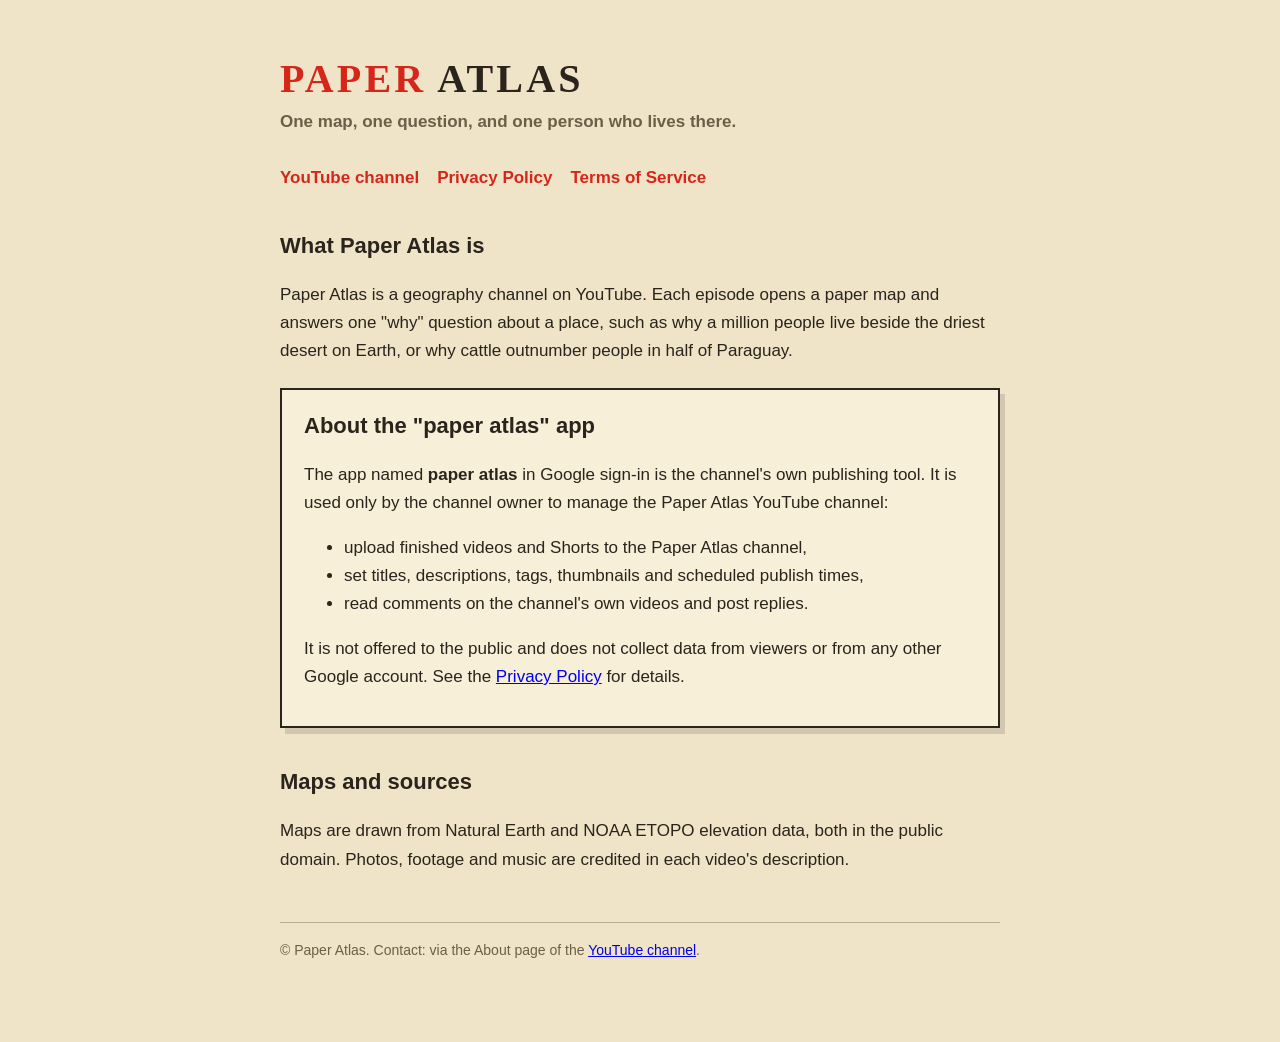
<file: index.html>
<!doctype html>
<html lang="en"><head><meta charset="utf-8"><meta name="viewport" content="width=device-width, initial-scale=1">
<title>Paper Atlas</title><meta name="description" content="Paper Atlas: one map, one question, one person who lives there. Home of the Paper Atlas YouTube channel and its publishing tool.">
<link rel="stylesheet" href="style.css"></head>
<body><main>
<h1><b>PAPER</b> ATLAS</h1>
<p class="tag">One map, one question, and one person who lives there.</p>
<nav><a href="https://www.youtube.com/@PaperAtlasOfficial">YouTube channel</a><a href="privacy.html">Privacy Policy</a><a href="terms.html">Terms of Service</a></nav>

<h2>What Paper Atlas is</h2>
<p>Paper Atlas is a geography channel on YouTube. Each episode opens a paper map and answers one "why" question about a place, such as why a million people live beside the driest desert on Earth, or why cattle outnumber people in half of Paraguay.</p>

<div class="card">
<h2 style="margin-top:0">About the "paper atlas" app</h2>
<p>The app named <strong>paper atlas</strong> in Google sign-in is the channel's own publishing tool. It is used only by the channel owner to manage the Paper Atlas YouTube channel:</p>
<ul>
<li>upload finished videos and Shorts to the Paper Atlas channel,</li>
<li>set titles, descriptions, tags, thumbnails and scheduled publish times,</li>
<li>read comments on the channel's own videos and post replies.</li>
</ul>
<p>It is not offered to the public and does not collect data from viewers or from any other Google account. See the <a href="privacy.html">Privacy Policy</a> for details.</p>
</div>

<h2>Maps and sources</h2>
<p>Maps are drawn from Natural Earth and NOAA ETOPO elevation data, both in the public domain. Photos, footage and music are credited in each video's description.</p>

<footer>© Paper Atlas. Contact: via the About page of the <a href="https://www.youtube.com/@PaperAtlasOfficial">YouTube channel</a>.</footer>
</main></body></html>
</file>
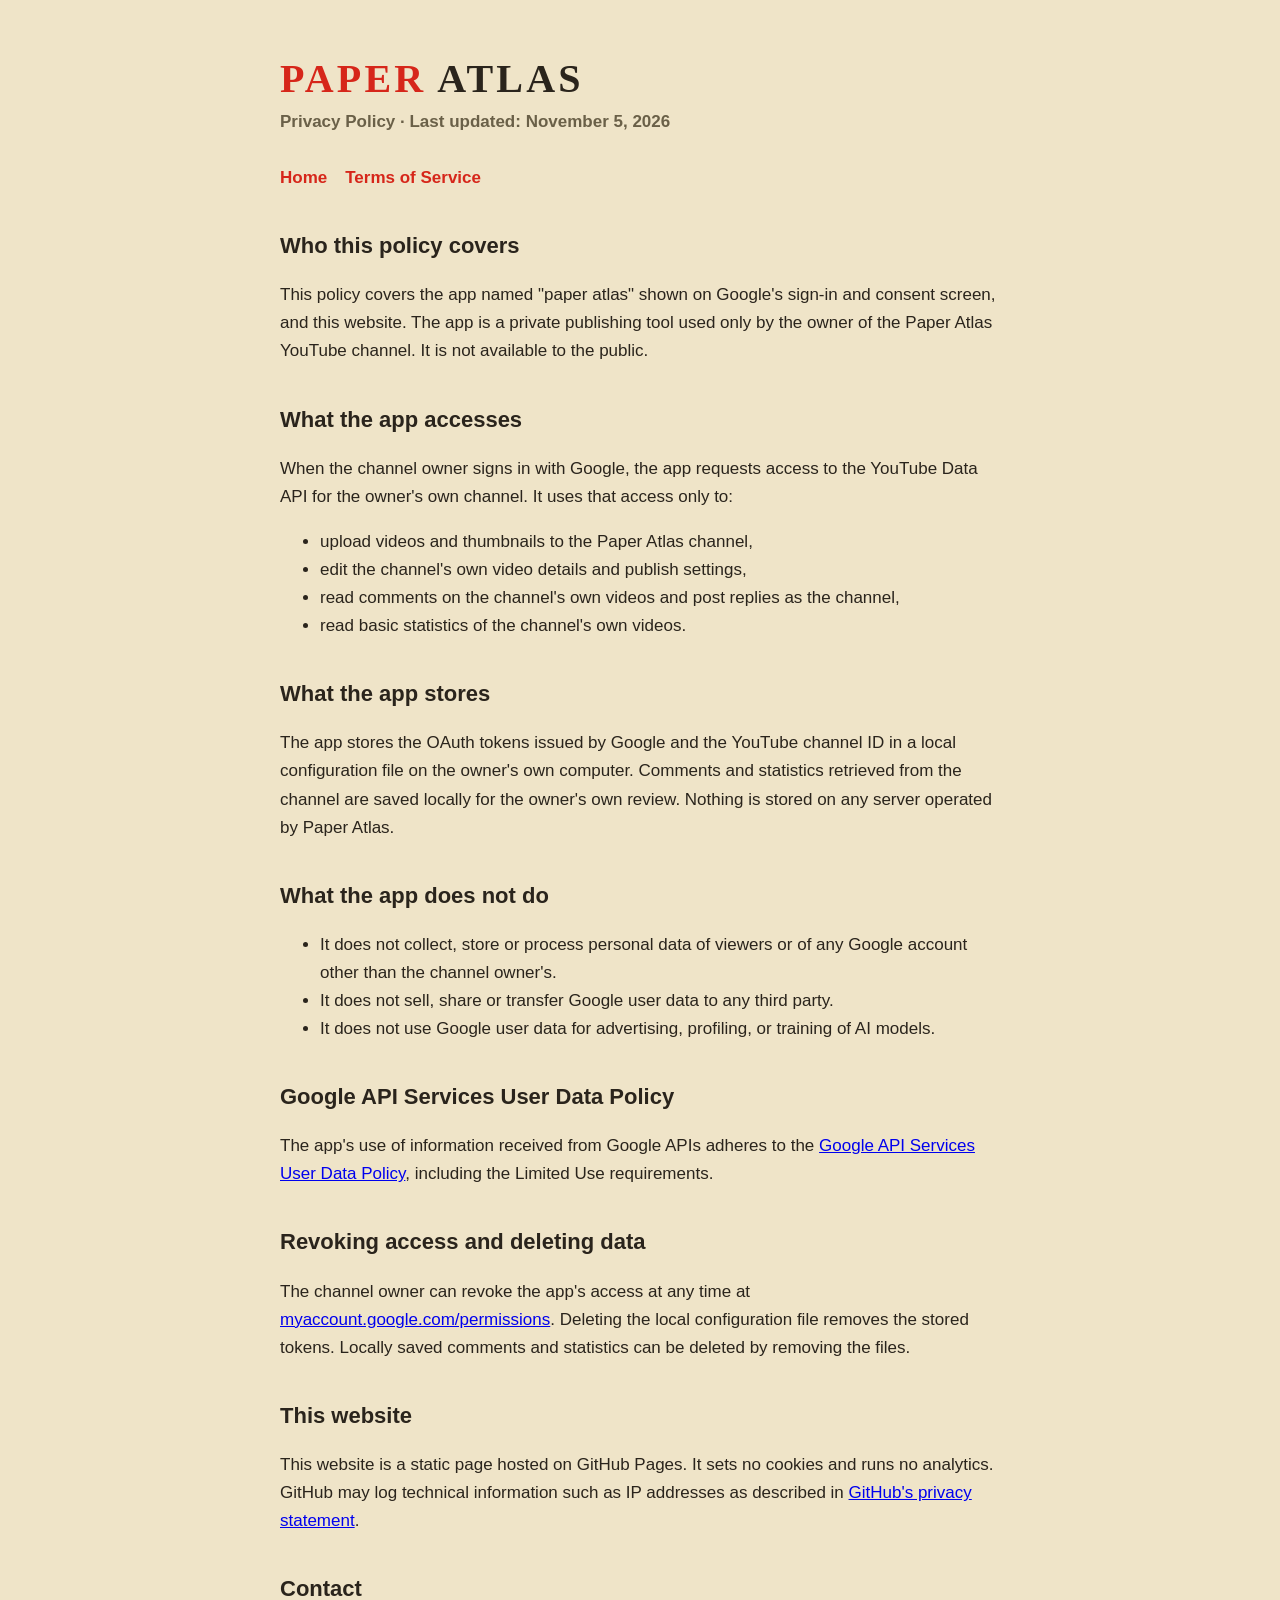
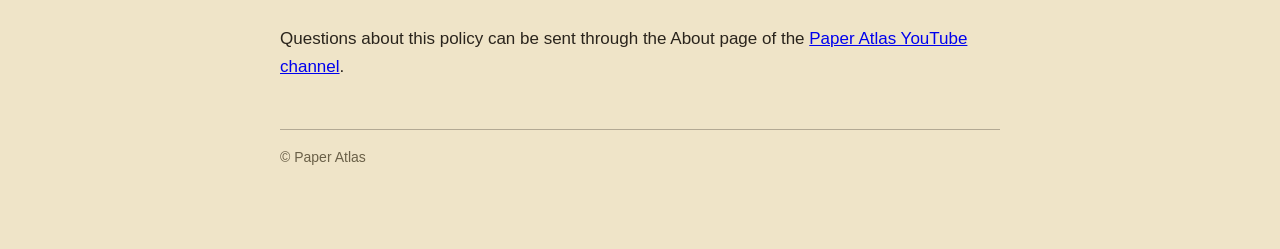
<file: privacy.html>
<!doctype html>
<html lang="en"><head><meta charset="utf-8"><meta name="viewport" content="width=device-width, initial-scale=1">
<title>Privacy Policy · Paper Atlas</title><link rel="stylesheet" href="style.css"></head>
<body><main>
<h1><b>PAPER</b> ATLAS</h1>
<p class="tag">Privacy Policy · Last updated: November 5, 2026</p>
<nav><a href="index.html">Home</a><a href="terms.html">Terms of Service</a></nav>

<h2>Who this policy covers</h2>
<p>This policy covers the app named "paper atlas" shown on Google's sign-in and consent screen, and this website. The app is a private publishing tool used only by the owner of the Paper Atlas YouTube channel. It is not available to the public.</p>

<h2>What the app accesses</h2>
<p>When the channel owner signs in with Google, the app requests access to the YouTube Data API for the owner's own channel. It uses that access only to:</p>
<ul>
<li>upload videos and thumbnails to the Paper Atlas channel,</li>
<li>edit the channel's own video details and publish settings,</li>
<li>read comments on the channel's own videos and post replies as the channel,</li>
<li>read basic statistics of the channel's own videos.</li>
</ul>

<h2>What the app stores</h2>
<p>The app stores the OAuth tokens issued by Google and the YouTube channel ID in a local configuration file on the owner's own computer. Comments and statistics retrieved from the channel are saved locally for the owner's own review. Nothing is stored on any server operated by Paper Atlas.</p>

<h2>What the app does not do</h2>
<ul>
<li>It does not collect, store or process personal data of viewers or of any Google account other than the channel owner's.</li>
<li>It does not sell, share or transfer Google user data to any third party.</li>
<li>It does not use Google user data for advertising, profiling, or training of AI models.</li>
</ul>

<h2>Google API Services User Data Policy</h2>
<p>The app's use of information received from Google APIs adheres to the <a href="https://developers.google.com/terms/api-services-user-data-policy">Google API Services User Data Policy</a>, including the Limited Use requirements.</p>

<h2>Revoking access and deleting data</h2>
<p>The channel owner can revoke the app's access at any time at <a href="https://myaccount.google.com/permissions">myaccount.google.com/permissions</a>. Deleting the local configuration file removes the stored tokens. Locally saved comments and statistics can be deleted by removing the files.</p>

<h2>This website</h2>
<p>This website is a static page hosted on GitHub Pages. It sets no cookies and runs no analytics. GitHub may log technical information such as IP addresses as described in <a href="https://docs.github.com/en/site-policy/privacy-policies/github-general-privacy-statement">GitHub's privacy statement</a>.</p>

<h2>Contact</h2>
<p>Questions about this policy can be sent through the About page of the <a href="https://www.youtube.com/@PaperAtlasOfficial">Paper Atlas YouTube channel</a>.</p>

<footer>© Paper Atlas</footer>
</main></body></html>
</file>
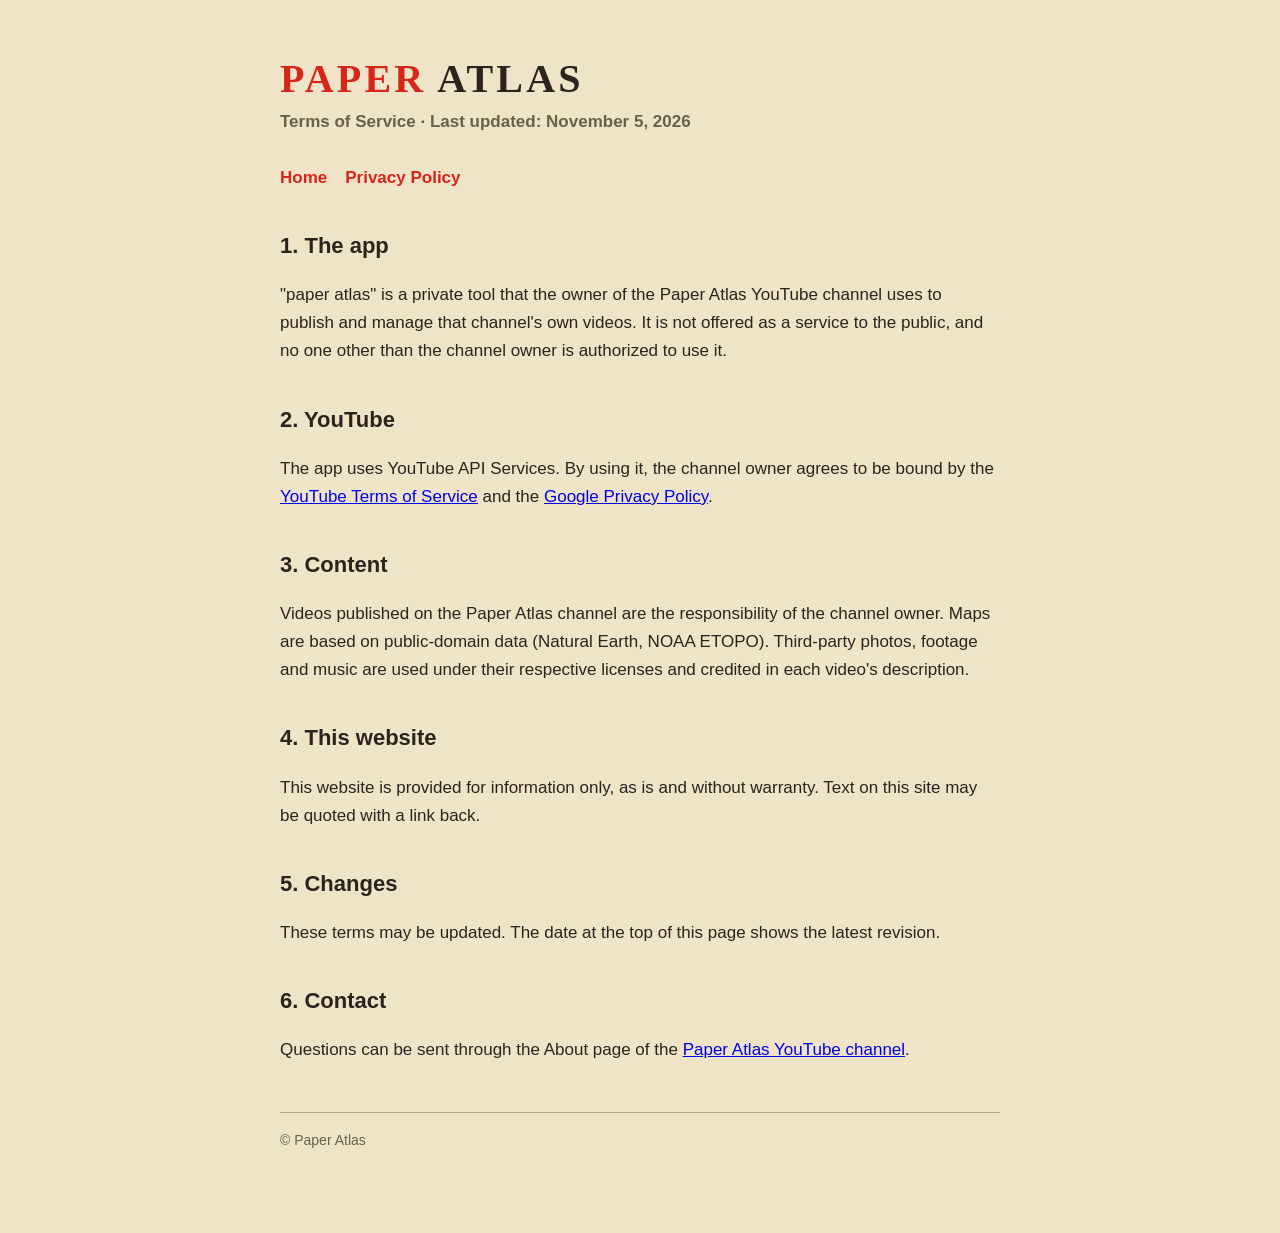
<file: terms.html>
<!doctype html>
<html lang="en"><head><meta charset="utf-8"><meta name="viewport" content="width=device-width, initial-scale=1">
<title>Terms of Service · Paper Atlas</title><link rel="stylesheet" href="style.css"></head>
<body><main>
<h1><b>PAPER</b> ATLAS</h1>
<p class="tag">Terms of Service · Last updated: November 5, 2026</p>
<nav><a href="index.html">Home</a><a href="privacy.html">Privacy Policy</a></nav>

<h2>1. The app</h2>
<p>"paper atlas" is a private tool that the owner of the Paper Atlas YouTube channel uses to publish and manage that channel's own videos. It is not offered as a service to the public, and no one other than the channel owner is authorized to use it.</p>

<h2>2. YouTube</h2>
<p>The app uses YouTube API Services. By using it, the channel owner agrees to be bound by the <a href="https://www.youtube.com/t/terms">YouTube Terms of Service</a> and the <a href="https://policies.google.com/privacy">Google Privacy Policy</a>.</p>

<h2>3. Content</h2>
<p>Videos published on the Paper Atlas channel are the responsibility of the channel owner. Maps are based on public-domain data (Natural Earth, NOAA ETOPO). Third-party photos, footage and music are used under their respective licenses and credited in each video's description.</p>

<h2>4. This website</h2>
<p>This website is provided for information only, as is and without warranty. Text on this site may be quoted with a link back.</p>

<h2>5. Changes</h2>
<p>These terms may be updated. The date at the top of this page shows the latest revision.</p>

<h2>6. Contact</h2>
<p>Questions can be sent through the About page of the <a href="https://www.youtube.com/@PaperAtlasOfficial">Paper Atlas YouTube channel</a>.</p>

<footer>© Paper Atlas</footer>
</main></body></html>
</file>
<file: style.css>
:root { --paper:#efe4c8; --ink:#2a241c; --red:#d6261a; --muted:#6a6048; }
* { box-sizing:border-box; }
body { margin:0; background:var(--paper); color:var(--ink); font:17px/1.65 -apple-system, "Segoe UI", Roboto, "Noto Sans", sans-serif; }
main { max-width:760px; margin:0 auto; padding:56px 20px 80px; }
h1 { font:700 40px/1.15 Georgia, "Times New Roman", serif; letter-spacing:.08em; margin:0 0 6px; }
h1 b { color:var(--red); }
h2 { font-size:22px; margin:36px 0 8px; }
p, li { color:var(--ink); }
.tag { color:var(--muted); font-weight:600; margin:0 0 28px; }
nav a { margin-right:18px; color:var(--red); font-weight:700; text-decoration:none; }
nav a:hover { text-decoration:underline; }
footer { margin-top:48px; padding-top:16px; border-top:1px solid rgba(42,36,28,.3); color:var(--muted); font-size:14px; }
.card { background:#f7efd8; border:2px solid var(--ink); box-shadow:5px 6px 0 rgba(42,36,28,.15); padding:18px 22px; margin:22px 0; }
</file>
